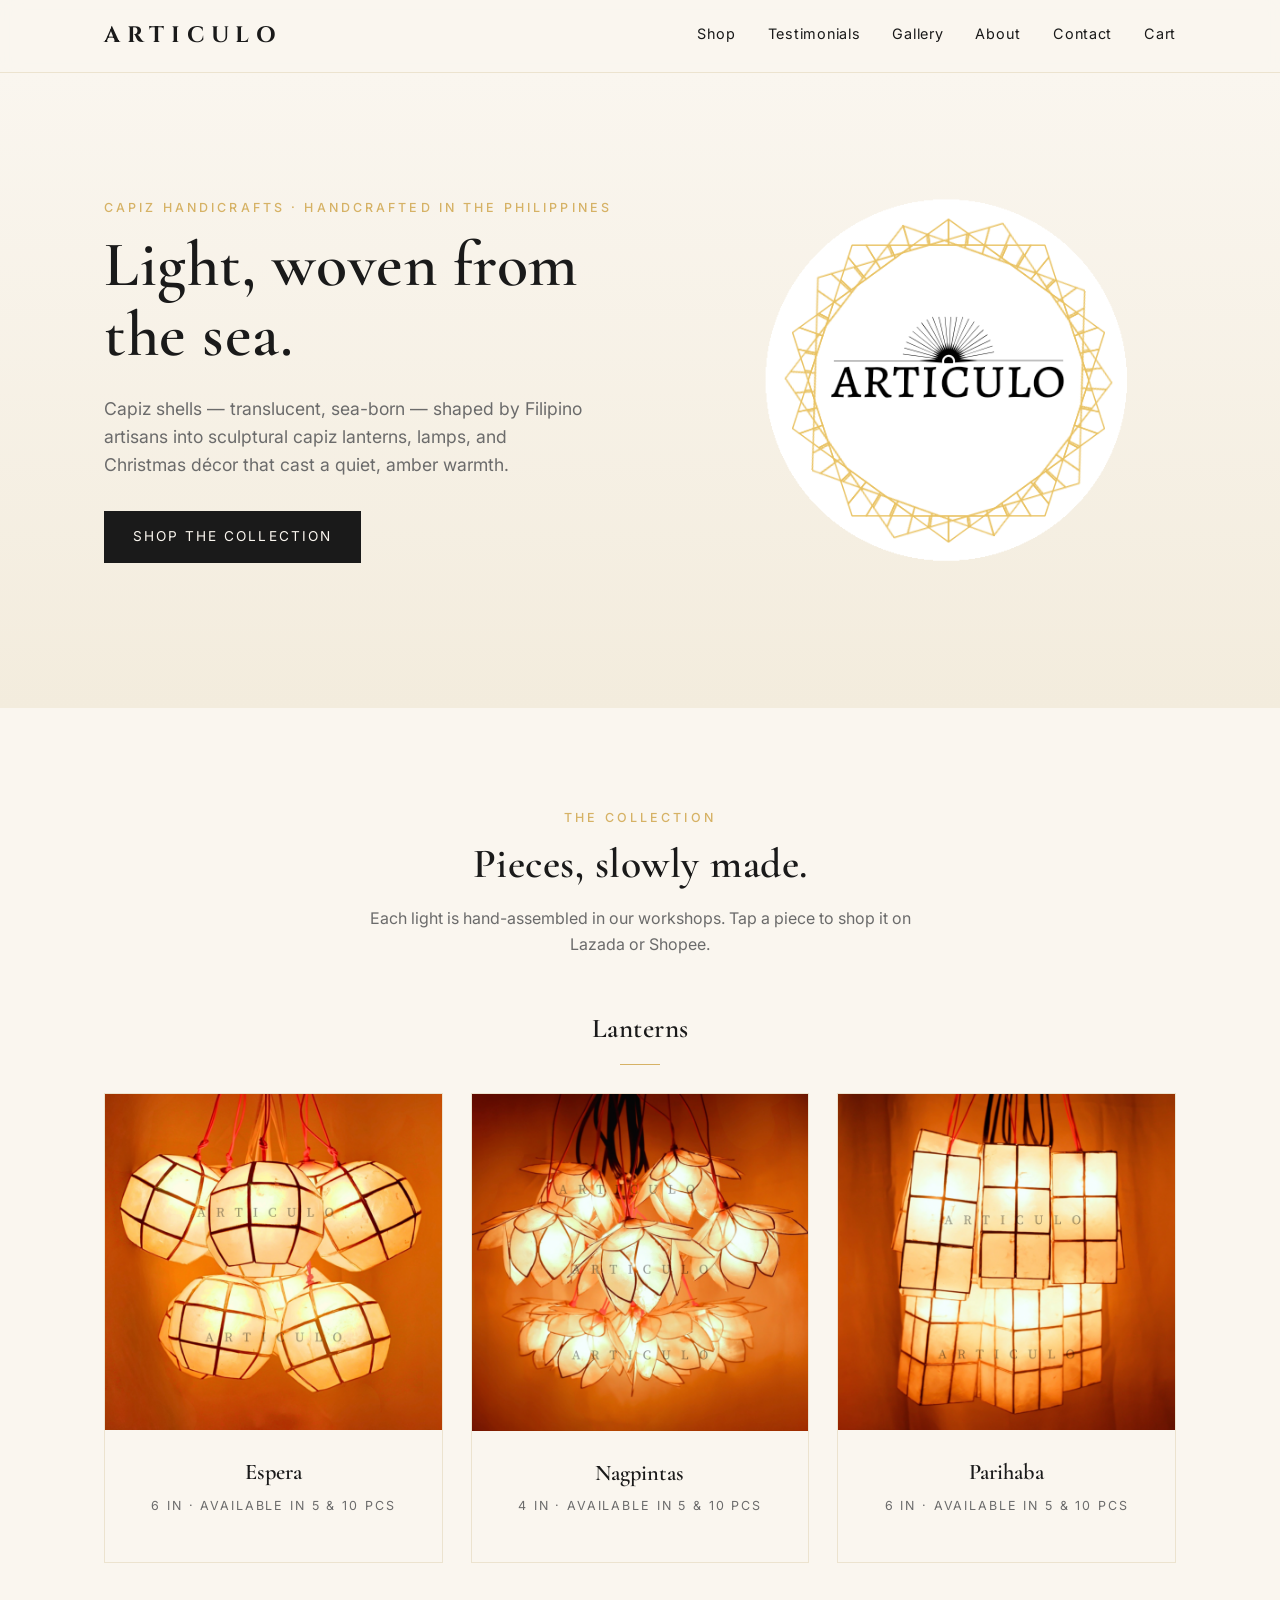
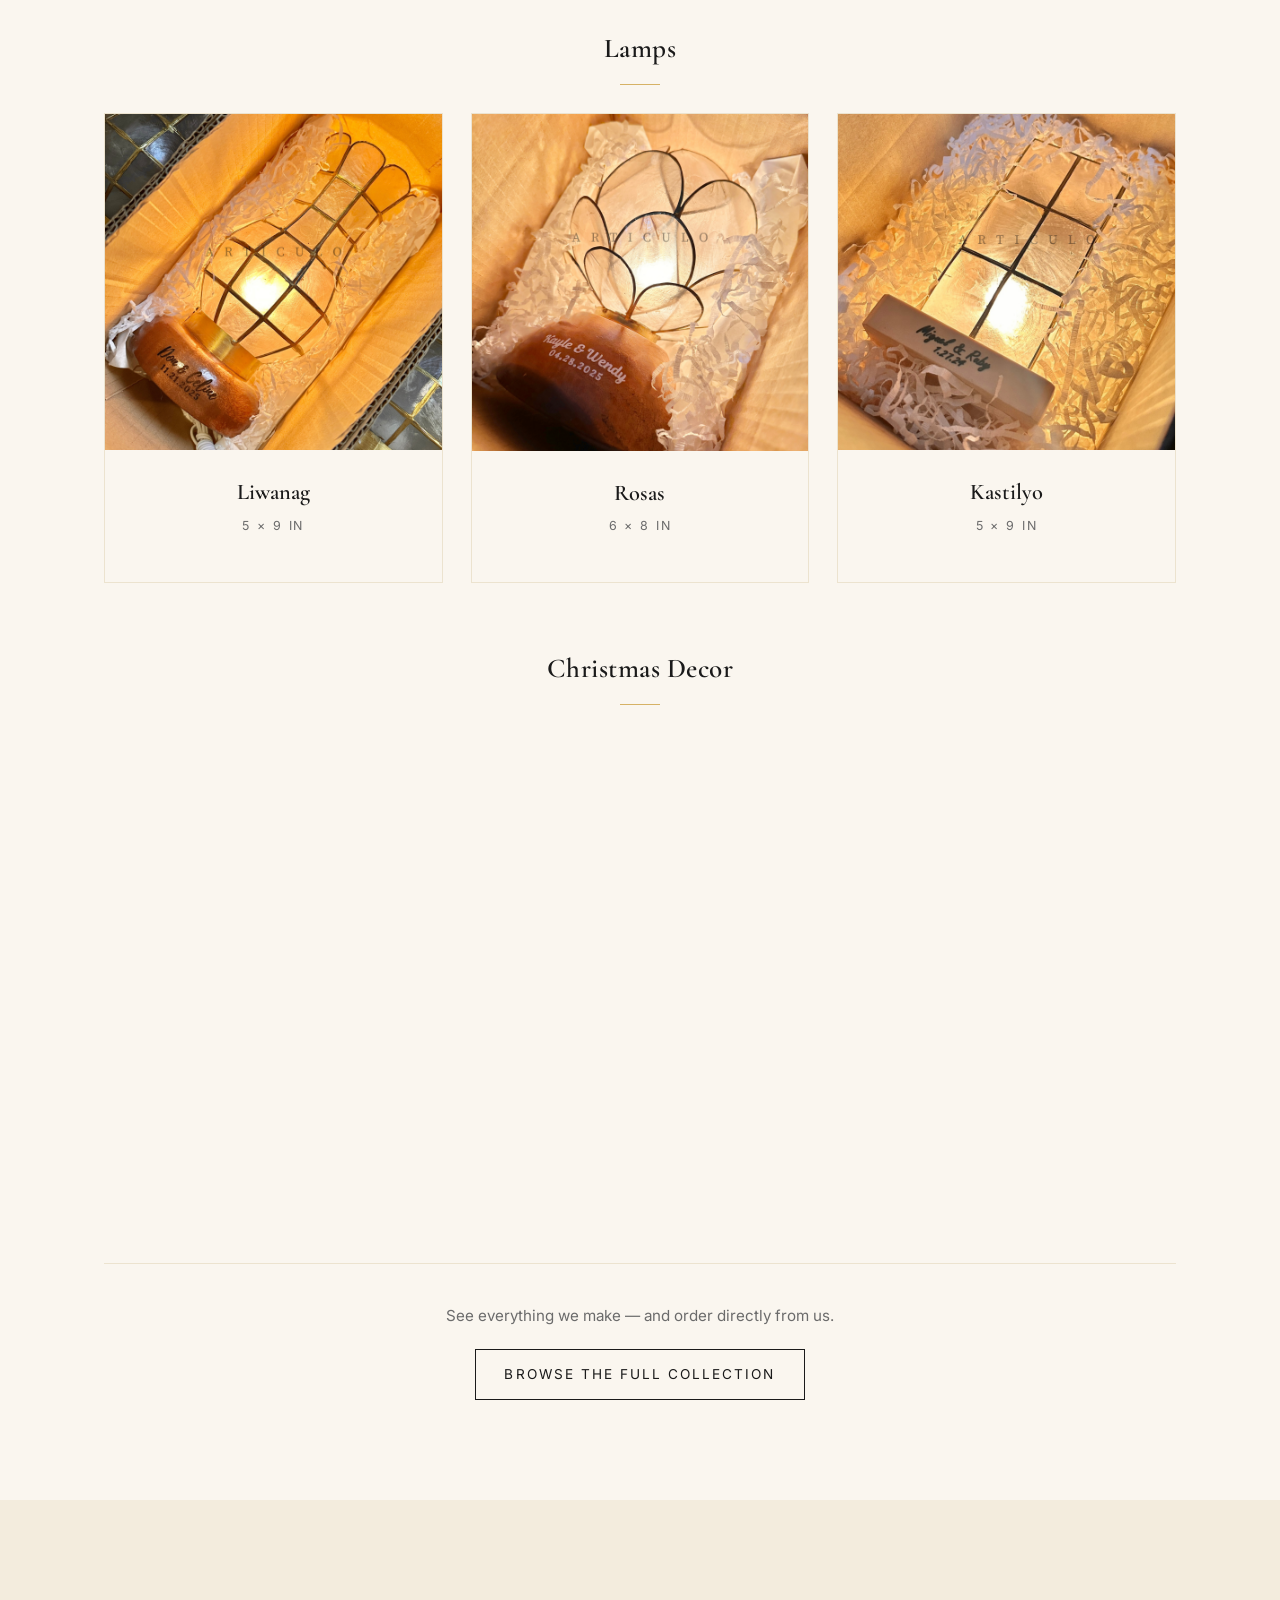
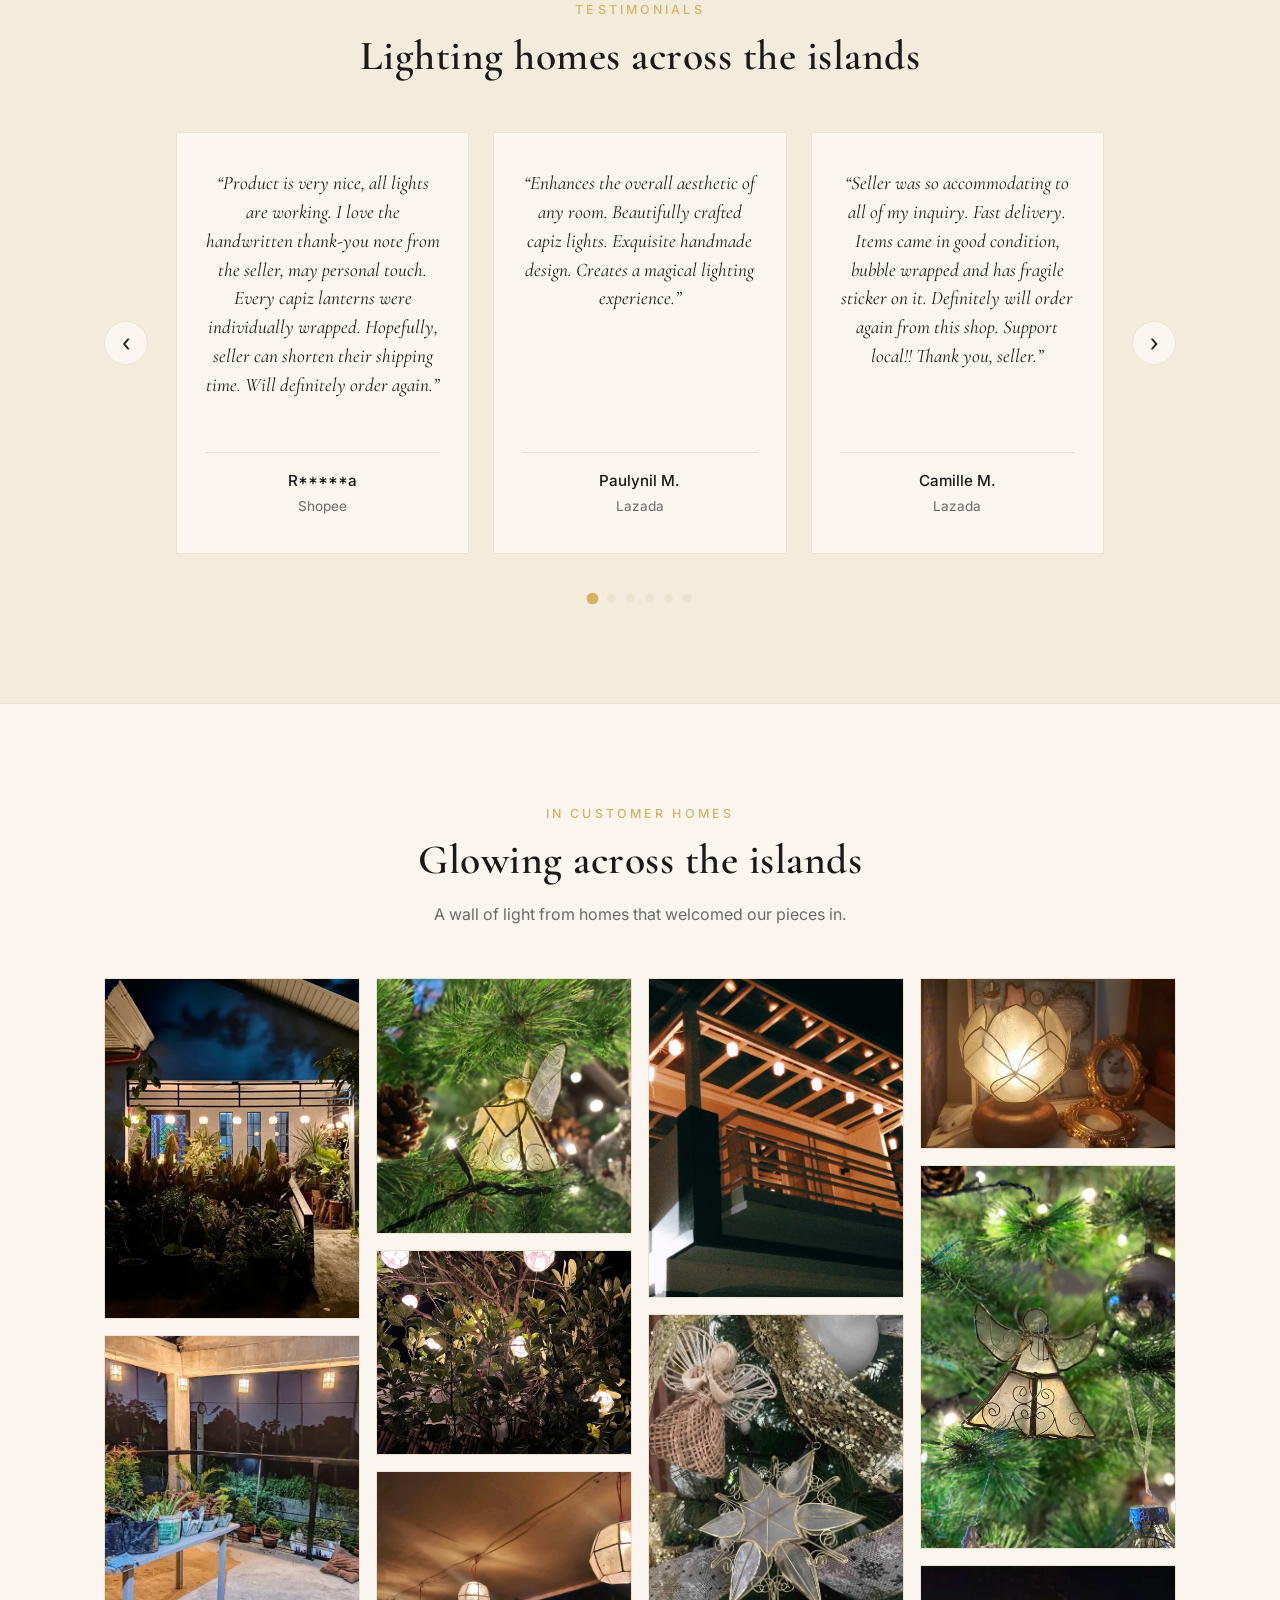
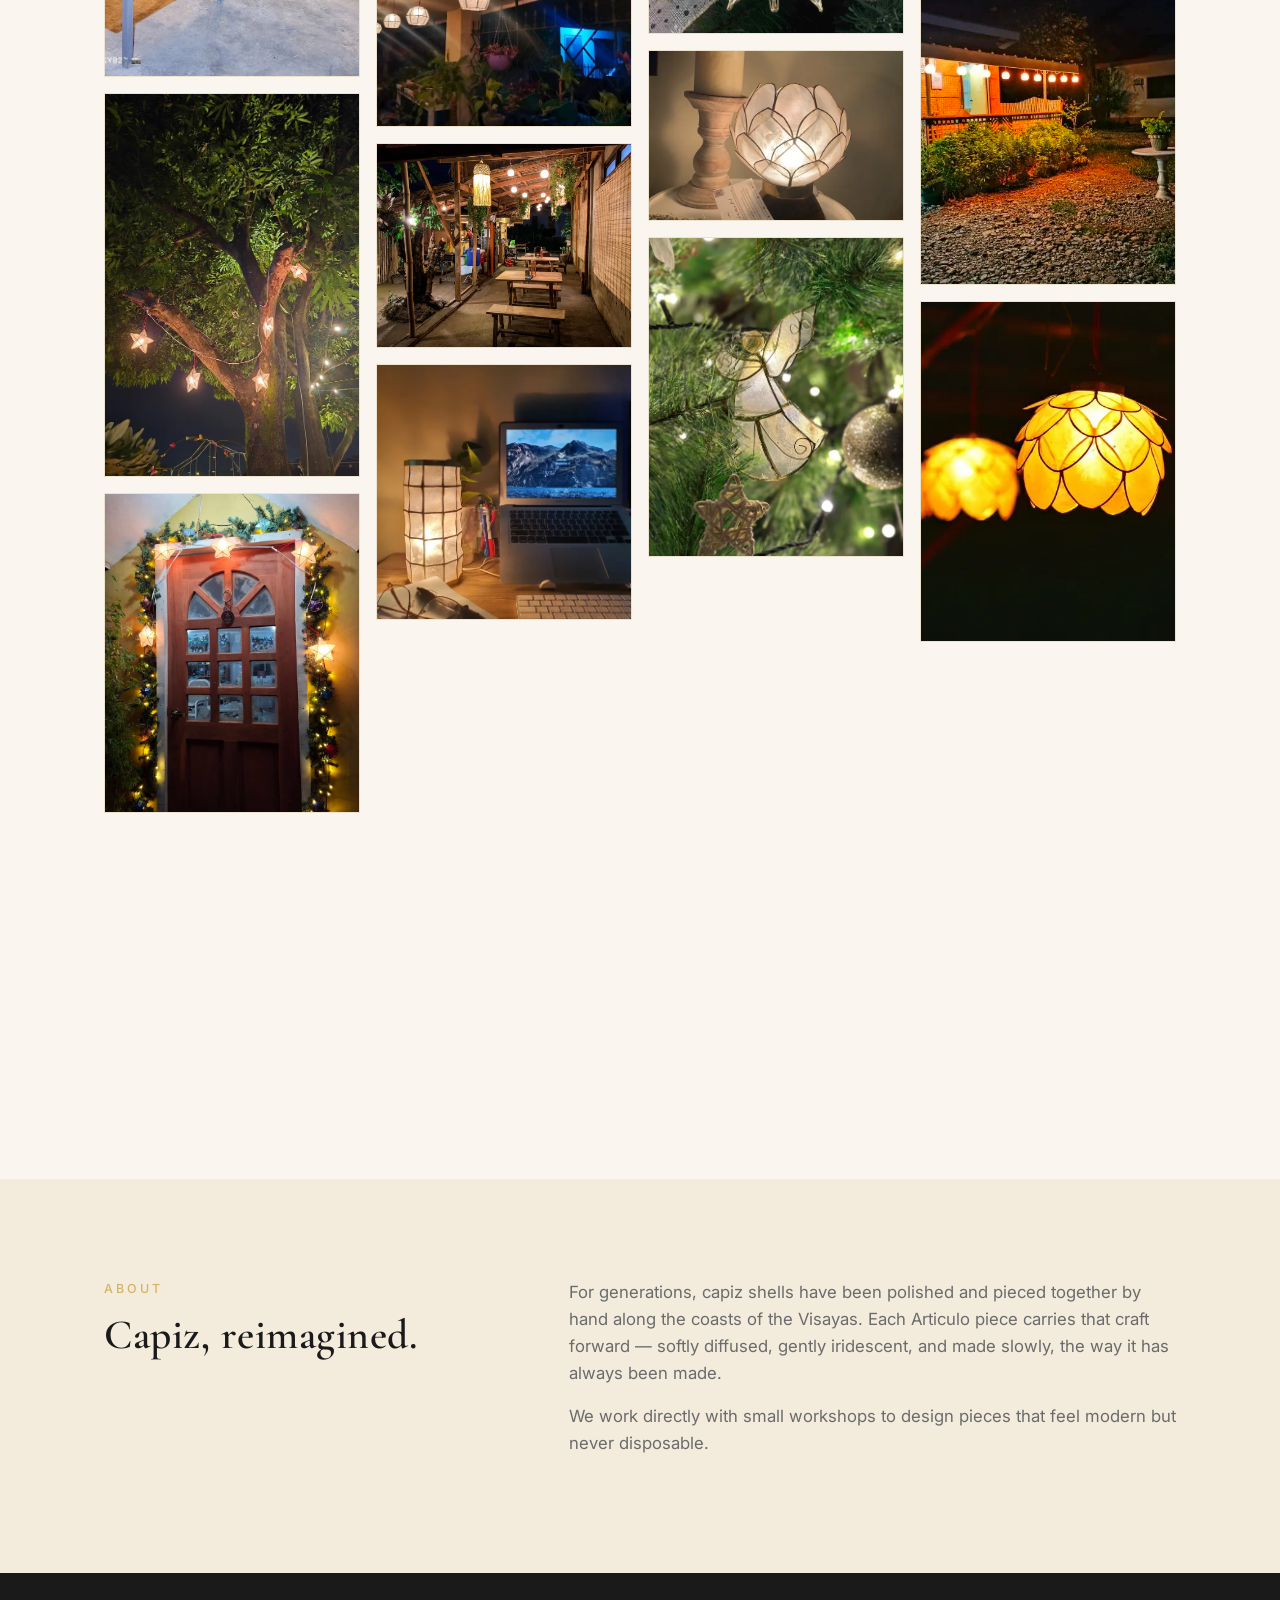
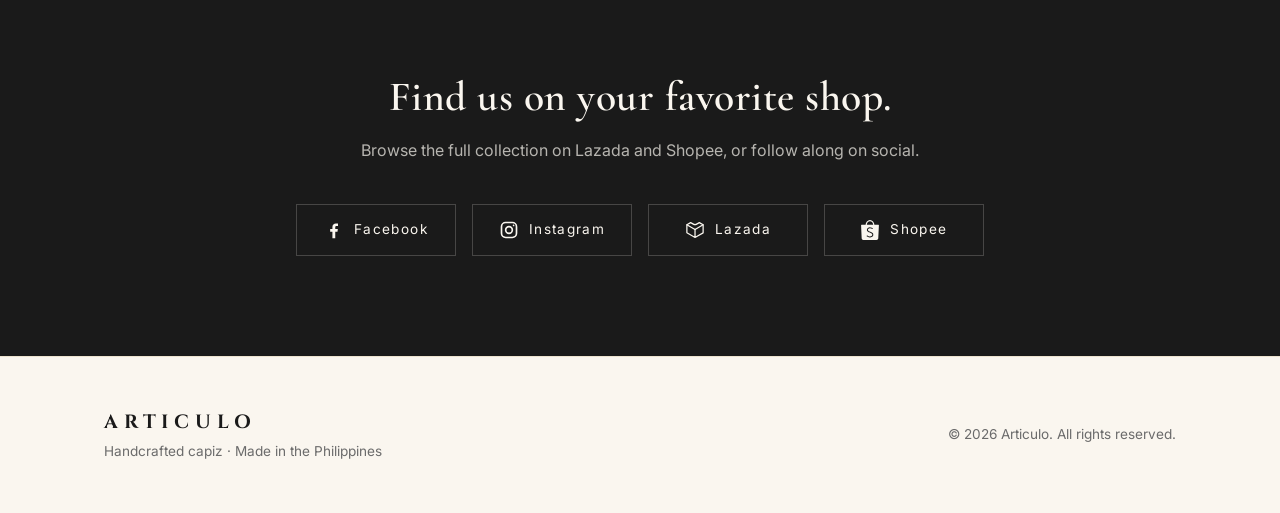
<file: index.html>
<!DOCTYPE html>
<html lang="en">

<head>
  <meta charset="UTF-8" />
  <meta name="viewport" content="width=device-width, initial-scale=1.0" />

  <title>Articulo — Capiz Lanterns, Lamps & Christmas Decor</title>
  <meta name="description"
    content="Articulo creates handcrafted capiz shell handicrafts, made by Filipino artisans. Sculptural, warm-glow lanterns, lamps, and Christmas decor. Shop on Lazada and Shopee." />
  <meta name="author" content="Articulo" />
  <meta name="robots" content="index, follow" />
  <meta name="theme-color" content="#d6b265" />

  <link rel="icon" type="image/png" href="./images/brand_logo.png" />
  <link rel="apple-touch-icon" href="./images/brand_logo.png" />

  <link rel="canonical" href="https://articulo-ph.com/" />

  <!-- Open Graph / Facebook -->
  <meta property="og:type" content="website" />
  <meta property="og:site_name" content="Articulo" />
  <meta property="og:title" content="Articulo — Handcrafted Capiz Handicrafts" />
  <meta property="og:description"
    content="Handcrafted capiz shell Handicrafts by Filipino artisans. Sculptural, warm, made slowly." />
  <meta property="og:url" content="https://articulo-ph.com/" />
  <meta property="og:image" content="https://articulo-ph.com/images/brand_logo.png" />
  <meta property="og:image:alt" content="Articulo capiz handicrafts glowing warmly" />
  <meta property="og:locale" content="en_PH" />

  <!-- Twitter -->
  <meta name="twitter:card" content="summary_large_image" />
  <meta name="twitter:title" content="Articulo — Handcrafted Capiz Handicrafts" />
  <meta name="twitter:description" content="Handcrafted capiz shell Handicrafts by Filipino artisans." />
  <meta name="twitter:image" content="https://articulo-ph.com/images/brand_logo.png" />

  <link rel="preconnect" href="https://fonts.googleapis.com">
  <link rel="preconnect" href="https://fonts.gstatic.com" crossorigin>
  <link
    href="https://fonts.googleapis.com/css2?family=Cinzel:wght@400;600;700&family=Cormorant+Garamond:wght@400;600;700&family=Inter:wght@300;400;500&display=swap"
    rel="stylesheet">
  <link rel="stylesheet" href="styles.css" />

  <!-- Structured data: Local business / Store -->
  <script type="application/ld+json">
  {
    "@context": "https://schema.org",
    "@type": "Store",
    "name": "Articulo",
    "description": "Handcrafted capiz shell handicrafts made by Filipino artisans.",
    "url": "https://articulo-ph.com/",
    "image": "https://articulo-ph.com/images/brand_logo.png",
    "address": {
      "@type": "PostalAddress",
      "addressCountry": "PH"
    },
    "sameAs": [
      "https://www.facebook.com/ArticuloPH",
      "https://www.instagram.com/_articulo_",
      "https://www.lazada.com.ph/shop/articulo",
      "https://shopee.ph/articulo_"
    ]
  }
  </script>
</head>

<body>
  <header class="site-header">
    <div class="container nav">
      <a href="#" class="brand">ARTICULO</a>

      <button class="menu-toggle" id="menu-toggle" aria-label="Open menu" aria-expanded="false"
        aria-controls="primary-nav">
        <span></span><span></span><span></span>
      </button>

      <nav id="primary-nav" class="primary-nav">
        <a href="pages/catalog/">Shop</a>
        <a href="#testimonials">Testimonials</a>
        <a href="#gallery">Gallery</a>
        <a href="#about">About</a>
        <a href="#contact">Contact</a>
        <a href="pages/order/" class="nav-cart">Cart<span id="cart-count" class="cart-count" hidden>0</span></a>
      </nav>
    </div>
  </header>

  <main>
    <section class="hero">
      <div class="container hero-inner">
        <div class="hero-copy">
          <p class="eyebrow">Capiz Handicrafts · Handcrafted in the Philippines</p>
          <h1>Light, woven from the sea.</h1>
          <p class="lead">
            Capiz shells — translucent, sea-born — shaped by Filipino artisans
            into sculptural capiz lanterns, lamps, and Christmas décor
            that cast a quiet, amber warmth.
          </p>
          <div class="hero-cta">
            <a href="pages/catalog/" class="btn btn-primary">Shop the collection</a>
            <!-- <a href="#about" class="btn btn-ghost">Our story</a> -->
          </div>
        </div>
        <div class="hero-logo">
          <img src="./images/brand_logo.png" alt="Articulo capiz shell handicrafts glowing warmly">
        </div>
      </div>
    </section>

    <section id="collection" class="collection">
      <div class="container">
        <p class="eyebrow center">The Collection</p>
        <h2 class="center">Pieces, slowly made.</h2>
        <p class="section-lead center">
          Each light is hand-assembled in our workshops. Tap a piece to shop it on Lazada or Shopee.
        </p>

        <div class="product-list" id="product-list">
          <div class="skeleton-grid" aria-hidden="true">
            <div class="skeleton-card"><div class="skeleton-media"></div><div class="skeleton-body"><div class="skeleton-line wide"></div><div class="skeleton-line narrow"></div><div class="skeleton-btns"><div class="skeleton-btn"></div><div class="skeleton-btn"></div></div></div></div>
            <div class="skeleton-card"><div class="skeleton-media"></div><div class="skeleton-body"><div class="skeleton-line wide"></div><div class="skeleton-line narrow"></div><div class="skeleton-btns"><div class="skeleton-btn"></div><div class="skeleton-btn"></div></div></div></div>
            <div class="skeleton-card"><div class="skeleton-media"></div><div class="skeleton-body"><div class="skeleton-line wide"></div><div class="skeleton-line narrow"></div><div class="skeleton-btns"><div class="skeleton-btn"></div><div class="skeleton-btn"></div></div></div></div>
            <div class="skeleton-card"><div class="skeleton-media"></div><div class="skeleton-body"><div class="skeleton-line wide"></div><div class="skeleton-line narrow"></div><div class="skeleton-btns"><div class="skeleton-btn"></div><div class="skeleton-btn"></div></div></div></div>
            <div class="skeleton-card"><div class="skeleton-media"></div><div class="skeleton-body"><div class="skeleton-line wide"></div><div class="skeleton-line narrow"></div><div class="skeleton-btns"><div class="skeleton-btn"></div><div class="skeleton-btn"></div></div></div></div>
            <div class="skeleton-card"><div class="skeleton-media"></div><div class="skeleton-body"><div class="skeleton-line wide"></div><div class="skeleton-line narrow"></div><div class="skeleton-btns"><div class="skeleton-btn"></div><div class="skeleton-btn"></div></div></div></div>
          </div>
        </div>

        <div class="collection-cta">
          <p class="collection-cta-text">See everything we make — and order directly from us.</p>
          <div class="collection-cta-buttons">
            <a href="pages/catalog/" class="btn btn-ghost">Browse the full collection</a>
          </div>
        </div>
      </div>
    </section>

    <section id="testimonials" class="testimonials">
      <div class="container">
        <p class="eyebrow center">Testimonials</p>
        <h2 class="center">Lighting homes across the islands</h2>

        <div class="carousel" aria-roledescription="carousel" aria-label="Customer testimonials">
          <button class="carousel-btn prev" id="testimonial-prev" aria-label="Previous testimonial">&#8249;</button>

          <div class="carousel-viewport">
            <ul class="carousel-track" id="testimonial-track">
              <li class="carousel-slide placeholder">Loading testimonials…</li>
            </ul>
          </div>

          <button class="carousel-btn next" id="testimonial-next" aria-label="Next testimonial">&#8250;</button>

          <div class="carousel-dots" id="testimonial-dots" role="tablist"></div>
        </div>
      </div>
    </section>

    <section id="gallery" class="gallery">
      <div class="container">
        <p class="eyebrow center">In Customer Homes</p>
        <h2 class="center">Glowing across the islands</h2>
        <p class="section-lead center">
          A wall of light from homes that welcomed our pieces in.
        </p>
        <div class="masonry" id="masonry" aria-label="Customer photos"></div>
      </div>
    </section>

    <section id="about" class="about">
      <div class="container about-grid">
        <div>
          <p class="eyebrow">About</p>
          <h2>Capiz, reimagined.</h2>
        </div>
        <div class="about-text">
          <p>
            For generations, capiz shells have been polished and pieced together
            by hand along the coasts of the Visayas. Each Articulo piece carries
            that craft forward — softly diffused, gently iridescent, and made
            slowly, the way it has always been made.
          </p>
          <p>
            We work directly with small workshops to design pieces that feel
            modern but never disposable.
          </p>
        </div>
      </div>
    </section>

    <section id="shop" class="cta">
      <div class="container cta-inner">
        <h2>Find us on your favorite shop.</h2>
        <p>Browse the full collection on Lazada and Shopee, or follow along on social.</p>
        <div class="social-row">
          <a href="https://www.facebook.com/ArticuloPH" target="_blank" rel="noopener" class="social facebook"
            aria-label="Facebook">
            <svg viewBox="0 0 24 24" width="20" height="20" fill="currentColor">
              <path
                d="M13.5 22v-8h2.7l.4-3.2h-3.1V8.7c0-.9.3-1.6 1.6-1.6h1.7V4.2c-.3 0-1.3-.1-2.5-.1-2.5 0-4.2 1.5-4.2 4.3v2.4H7.4V14h2.7v8h3.4z" />
            </svg>
            <span>Facebook</span>
          </a>
          <a href="https://www.instagram.com/_articulo_" target="_blank" rel="noopener" class="social instagram"
            aria-label="Instagram">
            <svg viewBox="0 0 24 24" width="20" height="20" fill="none" stroke="currentColor" stroke-width="2">
              <rect x="3" y="3" width="18" height="18" rx="5" />
              <circle cx="12" cy="12" r="4" />
              <circle cx="17.5" cy="6.5" r="1" fill="currentColor" stroke="none" />
            </svg>
            <span>Instagram</span>
          </a>
          <a href="https://www.lazada.com.ph/shop/articulo" target="_blank" rel="noopener" class="social lazada"
            aria-label="Lazada">
            <svg viewBox="0 0 48 48" width="20" height="20" fill="none" stroke="currentColor" stroke-width="3"
              stroke-linecap="round" stroke-linejoin="round">
              <path
                d="m34.382 6.28l-6.426 3.71c-2.182 1.26-5.732 1.254-7.928-.014L13.56 6.242L4.5 11.473l19.56 11.294L43.5 11.544z" />
              <path
                d="M43.5 11.544v19.27L24.966 41.517a1.81 1.81 0 0 1-1.81 0L4.5 30.745V11.473m19.561 11.294v18.987" />
            </svg>
            <span>Lazada</span>
          </a>
          <a href="https://shopee.ph/articulo_" target="_blank" rel="noopener" class="social shopee"
            aria-label="Shopee">
            <svg viewBox="0 0 24 24" width="20" height="20" fill="currentColor">
              <path
                d="M15.9414 17.9633c.229-1.879-.981-3.077-4.1758-4.0969-1.548-.528-2.277-1.22-2.26-2.1719.065-1.056 1.048-1.825 2.352-1.85a5.2898 5.2898 0 0 1 2.8838.89c.116.072.197.06.263-.039.09-.145.315-.494.39-.62.051-.081.061-.187-.068-.281-.185-.1369-.704-.4149-.983-.5319a6.4697 6.4697 0 0 0-2.5118-.514c-1.909.008-3.4129 1.215-3.5389 2.826-.082 1.1629.494 2.1078 1.73 2.8278.262.152 1.6799.716 2.2438.892 1.774.552 2.695 1.5419 2.478 2.6969-.197 1.047-1.299 1.7239-2.818 1.7439-1.2039-.046-2.2878-.537-3.1278-1.19l-.141-.11c-.104-.08-.218-.075-.287.03-.05.077-.376.547-.458.67-.077.108-.035.168.045.234.35.293.817.613 1.134.775a6.7097 6.7097 0 0 0 2.8289.727 4.9048 4.9048 0 0 0 2.0759-.354c1.095-.465 1.8029-1.394 1.9449-2.554zM11.9986 1.4009c-2.068 0-3.7539 1.95-3.8329 4.3899h7.6657c-.08-2.44-1.765-4.3899-3.8328-4.3899zm7.8516 22.5981-.08.001-15.7843-.002c-1.074-.04-1.863-.91-1.971-1.991l-.01-.195L1.298 6.2858a.459.459 0 0 1 .45-.494h4.9748C6.8448 2.568 9.1607 0 11.9996 0c2.8388 0 5.1537 2.5689 5.2757 5.7898h4.9678a.459.459 0 0 1 .458.483l-.773 15.5883-.007.131c-.094 1.094-.979 1.9769-2.0709 2.0059z" />
            </svg>
            <span>Shopee</span>
          </a>
        </div>
      </div>
    </section>

  </main>

  <footer id="contact" class="site-footer">
    <div class="container footer-inner">
      <div>
        <p class="brand brand-footer">ARTICULO</p>
        <p class="muted">Handcrafted capiz · Made in the Philippines</p>
      </div>
      <p class="muted">© <span id="year"></span> Articulo. All rights reserved.</p>
    </div>
  </footer>

  <button id="back-to-top" class="back-to-top" aria-label="Back to top">
    <svg viewBox="0 0 24 24" width="20" height="20" fill="none" stroke="currentColor" stroke-width="2"
      stroke-linecap="round" stroke-linejoin="round">
      <path d="M12 19V5" />
      <path d="m5 12 7-7 7 7" />
    </svg>
  </button>

  <script type="module" src="main.js"></script>
</body>

</html>
</file>
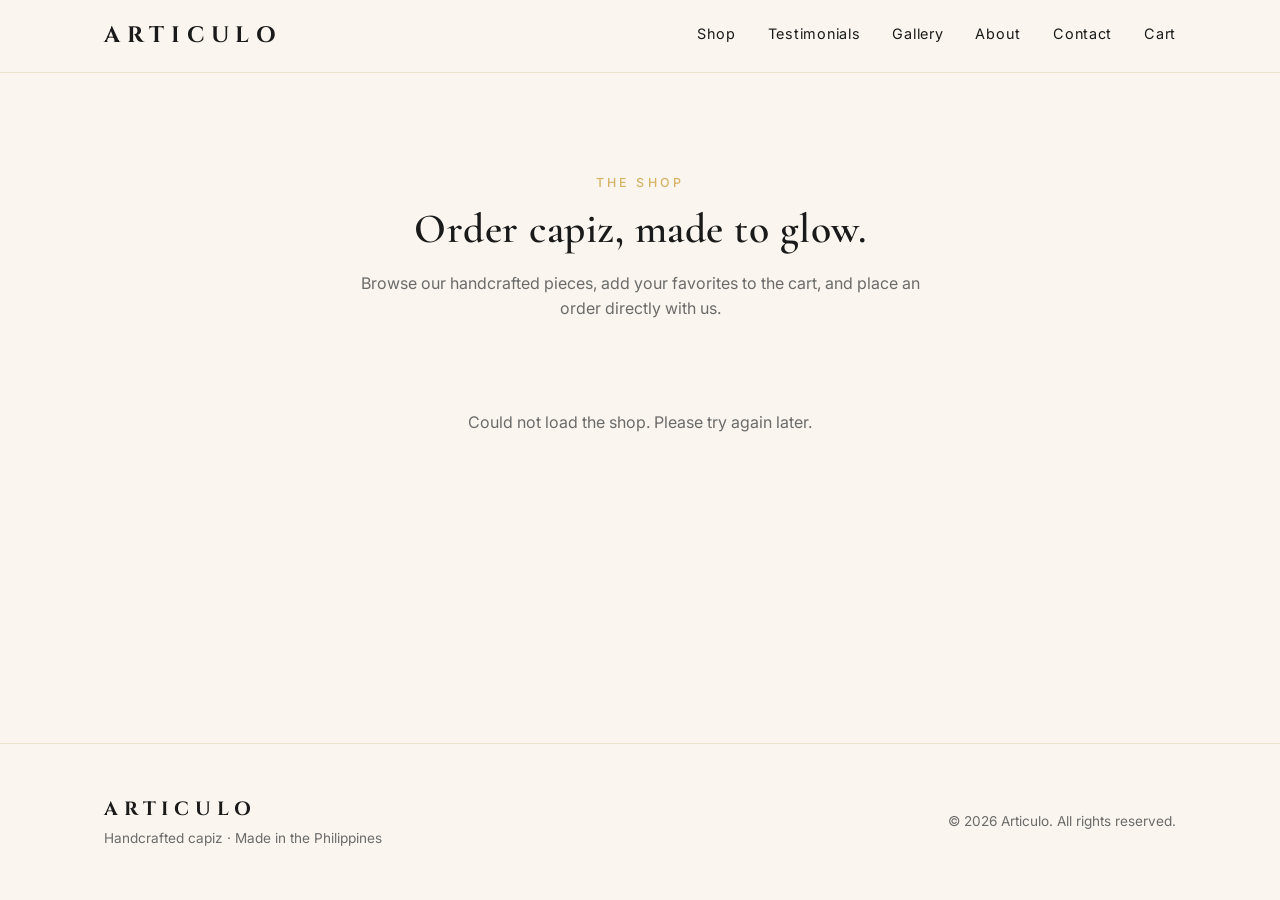
<file: pages/catalog/index.html>
<!DOCTYPE html>
<html lang="en">

<head>
  <meta charset="UTF-8" />
  <meta name="viewport" content="width=device-width, initial-scale=1.0" />

  <title>Shop — Articulo Capiz Handicrafts</title>
  <meta name="description"
    content="Shop handcrafted capiz shell lanterns, lamps, and Christmas decor by Articulo. Add to cart and order directly from our Filipino artisans." />
  <meta name="author" content="Articulo" />
  <meta name="robots" content="index, follow" />
  <meta name="theme-color" content="#d6b265" />

  <link rel="icon" type="image/png" href="../../images/brand_logo.png" />
  <link rel="apple-touch-icon" href="../../images/brand_logo.png" />

  <link rel="canonical" href="https://articulo-ph.com/pages/catalog/" />

  <!-- Open Graph / Facebook -->
  <meta property="og:type" content="website" />
  <meta property="og:site_name" content="Articulo" />
  <meta property="og:title" content="Shop — Articulo Capiz Handicrafts" />
  <meta property="og:description"
    content="Shop handcrafted capiz shell handicrafts and order directly from Filipino artisans." />
  <meta property="og:url" content="https://articulo-ph.com/pages/catalog/" />
  <meta property="og:image" content="https://articulo-ph.com/images/brand_logo.png" />
  <meta property="og:image:alt" content="Articulo capiz handicrafts glowing warmly" />
  <meta property="og:locale" content="en_PH" />

  <!-- Twitter -->
  <meta name="twitter:card" content="summary_large_image" />
  <meta name="twitter:title" content="Shop — Articulo Capiz Handicrafts" />
  <meta name="twitter:description" content="Shop handcrafted capiz shell handicrafts by Filipino artisans." />
  <meta name="twitter:image" content="https://articulo-ph.com/images/brand_logo.png" />

  <link rel="preconnect" href="https://fonts.googleapis.com">
  <link rel="preconnect" href="https://fonts.gstatic.com" crossorigin>
  <link
    href="https://fonts.googleapis.com/css2?family=Cinzel:wght@400;600;700&family=Cormorant+Garamond:wght@400;600;700&family=Inter:wght@300;400;500&display=swap"
    rel="stylesheet">
  <link rel="stylesheet" href="../../styles.css" />
  <link rel="stylesheet" href="catalog.css" />
</head>

<body>
  <header class="site-header">
    <div class="container nav">
      <a href="../../" class="brand">ARTICULO</a>

      <button class="menu-toggle" id="menu-toggle" aria-label="Open menu" aria-expanded="false"
        aria-controls="primary-nav">
        <span></span><span></span><span></span>
      </button>

      <nav id="primary-nav" class="primary-nav">
        <a href="./" aria-current="page">Shop</a>
        <a href="../../#testimonials">Testimonials</a>
        <a href="../../#gallery">Gallery</a>
        <a href="../../#about">About</a>
        <a href="../../#contact">Contact</a>
        <a href="../order/" class="nav-cart">Cart<span id="cart-count" class="cart-count" hidden>0</span></a>
      </nav>
    </div>
  </header>

  <main>
    <section class="catalog">
      <div class="container">
        <p class="eyebrow center">The Shop</p>
        <h2 class="center">Order capiz, made to glow.</h2>
        <p class="section-lead center">
          Browse our handcrafted pieces, add your favorites to the cart, and place an order directly with us.
        </p>

        <div id="catalog-list" class="catalog-list">
          <div class="skeleton-grid" aria-hidden="true">
            <div class="skeleton-card"><div class="skeleton-media"></div><div class="skeleton-body"><div class="skeleton-line wide"></div><div class="skeleton-line narrow"></div><div class="skeleton-btns"><div class="skeleton-btn"></div><div class="skeleton-btn"></div></div></div></div>
            <div class="skeleton-card"><div class="skeleton-media"></div><div class="skeleton-body"><div class="skeleton-line wide"></div><div class="skeleton-line narrow"></div><div class="skeleton-btns"><div class="skeleton-btn"></div><div class="skeleton-btn"></div></div></div></div>
            <div class="skeleton-card"><div class="skeleton-media"></div><div class="skeleton-body"><div class="skeleton-line wide"></div><div class="skeleton-line narrow"></div><div class="skeleton-btns"><div class="skeleton-btn"></div><div class="skeleton-btn"></div></div></div></div>
            <div class="skeleton-card"><div class="skeleton-media"></div><div class="skeleton-body"><div class="skeleton-line wide"></div><div class="skeleton-line narrow"></div><div class="skeleton-btns"><div class="skeleton-btn"></div><div class="skeleton-btn"></div></div></div></div>
            <div class="skeleton-card"><div class="skeleton-media"></div><div class="skeleton-body"><div class="skeleton-line wide"></div><div class="skeleton-line narrow"></div><div class="skeleton-btns"><div class="skeleton-btn"></div><div class="skeleton-btn"></div></div></div></div>
            <div class="skeleton-card"><div class="skeleton-media"></div><div class="skeleton-body"><div class="skeleton-line wide"></div><div class="skeleton-line narrow"></div><div class="skeleton-btns"><div class="skeleton-btn"></div><div class="skeleton-btn"></div></div></div></div>
          </div>
        </div>
      </div>
    </section>
  </main>

  <footer id="contact" class="site-footer">
    <div class="container footer-inner">
      <div>
        <p class="brand brand-footer">ARTICULO</p>
        <p class="muted">Handcrafted capiz · Made in the Philippines</p>
      </div>
      <p class="muted">© <span id="year"></span> Articulo. All rights reserved.</p>
    </div>
  </footer>

  <button id="back-to-top" class="back-to-top" aria-label="Back to top">
    <svg viewBox="0 0 24 24" width="20" height="20" fill="none" stroke="currentColor" stroke-width="2"
      stroke-linecap="round" stroke-linejoin="round">
      <path d="M12 19V5" />
      <path d="m5 12 7-7 7 7" />
    </svg>
  </button>

  <script type="module" src="catalog-page.js"></script>
</body>

</html>
</file>
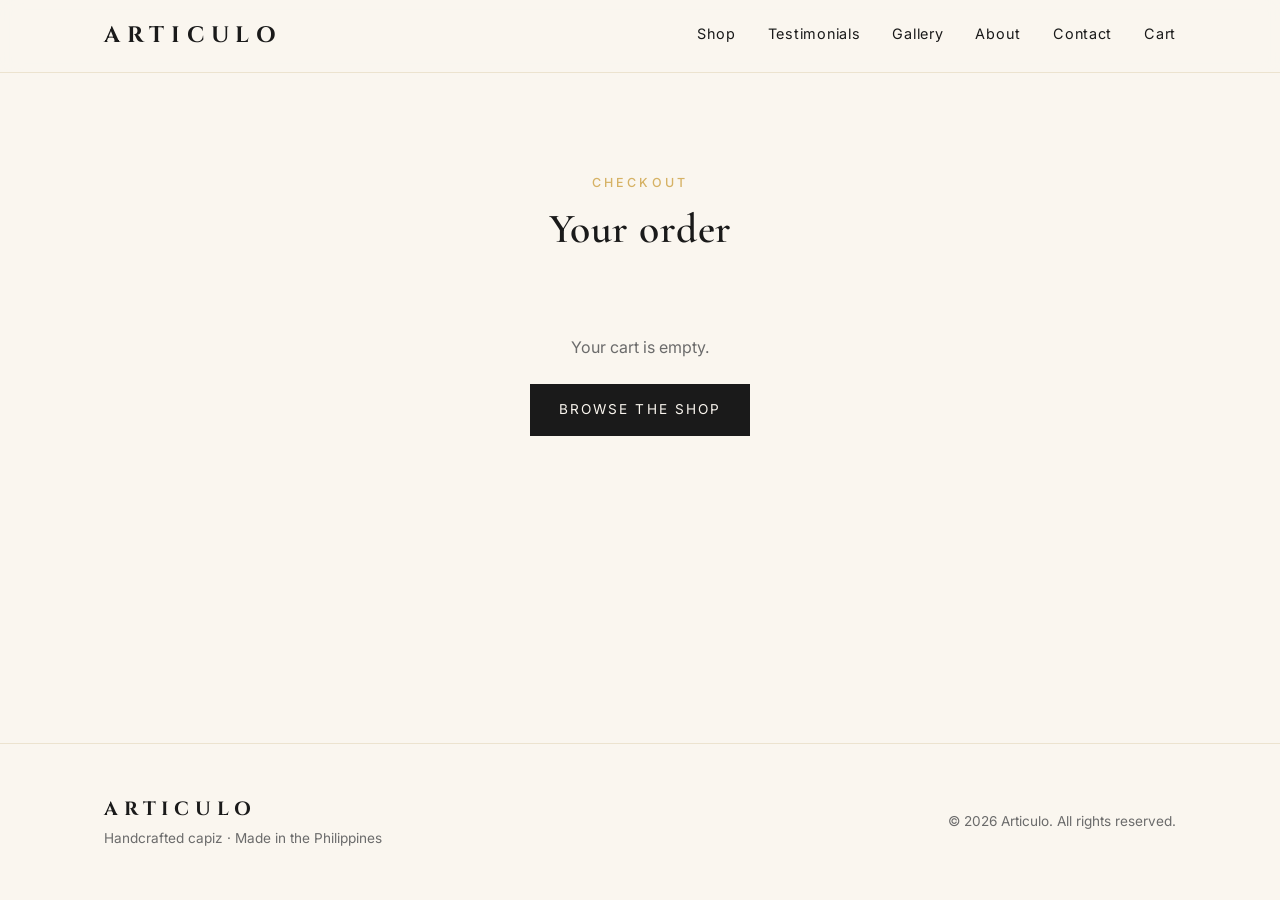
<file: pages/order/index.html>
<!DOCTYPE html>
<html lang="en">

<head>
  <meta charset="UTF-8" />
  <meta name="viewport" content="width=device-width, initial-scale=1.0" />

  <title>Checkout — Articulo Capiz Handicrafts</title>
  <meta name="description"
    content="Review your cart and place your order for handcrafted capiz shell handicrafts by Articulo." />
  <meta name="author" content="Articulo" />
  <meta name="robots" content="noindex, follow" />
  <meta name="theme-color" content="#d6b265" />

  <link rel="icon" type="image/png" href="../../images/brand_logo.png" />
  <link rel="apple-touch-icon" href="../../images/brand_logo.png" />

  <link rel="canonical" href="https://articulo-ph.com/pages/order/" />

  <link rel="preconnect" href="https://fonts.googleapis.com">
  <link rel="preconnect" href="https://fonts.gstatic.com" crossorigin>
  <link
    href="https://fonts.googleapis.com/css2?family=Cinzel:wght@400;600;700&family=Cormorant+Garamond:wght@400;600;700&family=Inter:wght@300;400;500&display=swap"
    rel="stylesheet">
  <link rel="stylesheet" href="../../styles.css" />
  <link rel="stylesheet" href="order.css" />
</head>

<body>
  <header class="site-header">
    <div class="container nav">
      <a href="../../" class="brand">ARTICULO</a>

      <button class="menu-toggle" id="menu-toggle" aria-label="Open menu" aria-expanded="false"
        aria-controls="primary-nav">
        <span></span><span></span><span></span>
      </button>

      <nav id="primary-nav" class="primary-nav">
        <a href="../catalog/">Shop</a>
        <a href="../../#testimonials">Testimonials</a>
        <a href="../../#gallery">Gallery</a>
        <a href="../../#about">About</a>
        <a href="../../#contact">Contact</a>
        <a href="./" class="nav-cart" aria-current="page">Cart<span id="cart-count" class="cart-count" hidden>0</span></a>
      </nav>
    </div>
  </header>

  <main>
    <section class="checkout">
      <div class="container">
        <div id="checkout-intro">
          <p class="eyebrow center">Checkout</p>
          <h2 class="center">Your order</h2>
        </div>

        <div class="checkout-grid">
          <div class="checkout-summary">
            <h3 class="checkout-heading" id="cart-heading">Cart</h3>
            <div id="order-summary"></div>
          </div>

          <form id="order-form" class="checkout-form" novalidate hidden>
            <h3 class="checkout-heading">Your details</h3>

            <label class="field">
              <span>Full name</span>
              <input type="text" name="customer_name" required autocomplete="name" />
            </label>

            <label class="field">
              <span>Email</span>
              <input type="email" name="email" required autocomplete="email" />
            </label>

            <label class="field">
              <span>Phone</span>
              <input type="tel" name="phone" required autocomplete="tel" />
            </label>

            <label class="field">
              <span>Delivery address</span>
              <textarea name="address" rows="3" required autocomplete="street-address"></textarea>
            </label>

            <p id="order-error" class="order-error" hidden></p>

            <button type="submit" class="btn btn-primary">Place order</button>
            <p class="checkout-note muted">
              No payment is taken now — we'll reach out to confirm your order and arrange payment.
            </p>
          </form>
        </div>

        <div id="order-confirmation" class="order-confirmation" hidden>
          <h3>Thank you! Your order is in.</h3>
          <p>Your order reference is <strong class="order-id"></strong>.</p>
          <p class="muted">We'll be in touch shortly by email or phone to confirm details and arrange payment.</p>
          <a href="../catalog/" class="btn btn-primary">Continue shopping</a>
        </div>
      </div>
    </section>
  </main>

  <footer id="contact" class="site-footer">
    <div class="container footer-inner">
      <div>
        <p class="brand brand-footer">ARTICULO</p>
        <p class="muted">Handcrafted capiz · Made in the Philippines</p>
      </div>
      <p class="muted">© <span id="year"></span> Articulo. All rights reserved.</p>
    </div>
  </footer>

  <button id="back-to-top" class="back-to-top" aria-label="Back to top">
    <svg viewBox="0 0 24 24" width="20" height="20" fill="none" stroke="currentColor" stroke-width="2"
      stroke-linecap="round" stroke-linejoin="round">
      <path d="M12 19V5" />
      <path d="m5 12 7-7 7 7" />
    </svg>
  </button>

  <script type="module" src="order-page.js"></script>
</body>

</html>
</file>
<file: styles.css>
:root {
  --gold: #d6b265;
  --gold-soft: #e7cf94;
  --ink: #1a1a1a;
  --muted: #6b6b6b;
  --cream: #faf6ef;
  --cream-2: #f3ecdd;
  --border: #ece3cf;
}

* {
  box-sizing: border-box;
}

html {
  scroll-behavior: smooth;
}
@media (prefers-reduced-motion: reduce) {
  html {
    scroll-behavior: auto;
  }
}

section[id],
footer[id] {
  scroll-margin-top: 80px;
}

html,
body {
  margin: 0;
  padding: 0;
  background: var(--cream);
  color: var(--ink);
  font-family:
    "Inter",
    -apple-system,
    BlinkMacSystemFont,
    sans-serif;
  font-weight: 400;
  line-height: 1.6;
  -webkit-font-smoothing: antialiased;
  overflow-x: hidden;
}

/* Sticky footer: keep the footer at the bottom even on short pages
   (e.g. the order confirmation screen) */
body {
  display: flex;
  flex-direction: column;
  min-height: 100vh;
}
main {
  flex: 1 0 auto;
}
.site-footer {
  flex-shrink: 0;
}

.container {
  max-width: 1120px;
  margin: 0 auto;
  padding: 0 24px;
}

h1,
h2,
h3 {
  font-family: "Cormorant Garamond", Georgia, serif;
  font-weight: 600;
  letter-spacing: 0.5px;
  margin: 0;
}

h1 {
  font-size: clamp(2.4rem, 5vw, 4rem);
  line-height: 1.1;
}
h2 {
  font-size: clamp(1.8rem, 3.5vw, 2.6rem);
  line-height: 1.2;
}

p {
  margin: 0 0 1rem;
}

.eyebrow {
  font-size: 0.78rem;
  letter-spacing: 0.25em;
  text-transform: uppercase;
  color: var(--gold);
  font-weight: 500;
  margin-bottom: 0.75rem;
}

.center {
  text-align: center;
}

/* Header */
.site-header {
  position: sticky;
  top: 0;
  background: rgba(250, 246, 239, 0.85);
  backdrop-filter: blur(10px);
  border-bottom: 1px solid var(--border);
  z-index: 50;
}
.nav {
  display: flex;
  align-items: center;
  justify-content: space-between;
  padding: 18px 24px;
}
.brand {
  font-family: "Cinzel", "Cormorant Garamond", serif;
  font-size: 1.4rem;
  font-weight: 700;
  letter-spacing: 0.3em;
  color: var(--ink);
  text-decoration: none;
}
.primary-nav a {
  color: var(--ink);
  text-decoration: none;
  margin-left: 28px;
  font-size: 0.9rem;
  letter-spacing: 0.05em;
  padding-bottom: 4px;
  border-bottom: 1px solid transparent;
  transition:
    color 0.2s ease,
    border-color 0.2s ease;
}
@media (hover: hover) and (pointer: fine) {
  .primary-nav a:hover {
    color: var(--gold);
    border-bottom-color: var(--gold);
  }
}
.primary-nav a:focus-visible {
  outline: 2px solid var(--gold);
  outline-offset: 3px;
}

/* Hamburger button */
.menu-toggle {
  display: none;
  width: 40px;
  height: 40px;
  border: none;
  background: transparent;
  padding: 0;
  cursor: pointer;
  position: relative;
  z-index: 20;
}
.menu-toggle span {
  display: block;
  position: absolute;
  left: 8px;
  right: 8px;
  height: 2px;
  background: var(--ink);
  transition:
    transform 0.25s ease,
    opacity 0.2s ease,
    top 0.25s ease;
}
.menu-toggle span:nth-child(1) {
  top: 13px;
}
.menu-toggle span:nth-child(2) {
  top: 19px;
}
.menu-toggle span:nth-child(3) {
  top: 25px;
}
.menu-toggle[aria-expanded="true"] span:nth-child(1) {
  top: 19px;
  transform: rotate(45deg);
}
.menu-toggle[aria-expanded="true"] span:nth-child(2) {
  opacity: 0;
}
.menu-toggle[aria-expanded="true"] span:nth-child(3) {
  top: 19px;
  transform: rotate(-45deg);
}

/* Hero */
.hero {
  padding: 80px 0 100px;
  background: linear-gradient(180deg, var(--cream) 0%, var(--cream-2) 100%);
}
.hero-inner {
  display: grid;
  grid-template-columns: 1.1fr 0.9fr;
  gap: 60px;
  align-items: center;
}
.hero-copy .lead {
  font-size: 1.1rem;
  color: var(--muted);
  max-width: 480px;
  margin-top: 1.5rem;
}
.hero-cta {
  display: flex;
  gap: 14px;
  margin-top: 2rem;
  flex-wrap: wrap;
}
.btn {
  display: inline-block;
  padding: 14px 28px;
  text-decoration: none;
  font-size: 0.85rem;
  letter-spacing: 0.15em;
  text-transform: uppercase;
  transition: all 0.2s ease;
  border: 1px solid transparent;
}
.btn-primary {
  background: var(--ink);
  color: var(--cream);
}
.btn-primary:hover {
  background: var(--gold);
  color: var(--ink);
}
.btn-ghost {
  border-color: var(--ink);
  color: var(--ink);
}
.btn-ghost:hover {
  background: var(--ink);
  color: var(--cream);
}
.btn:focus-visible {
  outline: 2px solid var(--gold);
  outline-offset: 3px;
}

/* Hero logo */
.hero-logo {
  display: flex;
  justify-content: center;
}
.hero-logo img {
  display: block;
  width: 100%;
  max-width: 540px;
  height: auto;
}

/* About */
.about {
  padding: 100px 0;
  background: var(--cream-2);
}
.about-grid {
  display: grid;
  grid-template-columns: 1fr 1.5fr;
  gap: 60px;
  align-items: start;
}
.about-text p {
  color: var(--muted);
  font-size: 1.05rem;
}

/* Testimonials */
.testimonials {
  padding: 100px 0;
  background: var(--cream-2);
}
.carousel {
  --per-view: 3;
  position: relative;
  margin-top: 50px;
  display: grid;
  grid-template-columns: auto 1fr auto;
  align-items: center;
  gap: 16px;
}
.carousel-viewport {
  overflow: hidden;
  width: 100%;
}
.carousel-track {
  display: flex;
  list-style: none;
  margin: 0;
  padding: 0;
  transition: transform 0.6s cubic-bezier(0.22, 1, 0.36, 1);
}
.carousel-slide {
  flex: 0 0 calc(100% / var(--per-view));
  padding: 0 12px;
  box-sizing: border-box;
  display: flex;
}
.carousel-slide.placeholder {
  text-align: center;
  color: var(--muted);
  padding: 60px 20px;
}
.testimonial {
  background: var(--cream);
  border: 1px solid var(--border);
  padding: 36px 28px;
  margin: 0;
  width: 100%;
  position: relative;
  text-align: center;
  display: flex;
  flex-direction: column;
  justify-content: space-between;
}
.testimonial blockquote {
  margin: 0 0 24px;
  font-family: "Cormorant Garamond", serif;
  font-size: 1.2rem;
  line-height: 1.5;
  color: var(--ink);
  font-style: italic;
  flex: 1;
}
.testimonial figcaption {
  display: flex;
  flex-direction: column;
  align-items: center;
  border-top: 1px solid var(--border);
  padding-top: 16px;
}
.testimonial figcaption strong {
  font-weight: 500;
  font-size: 0.95rem;
}
.testimonial figcaption span {
  color: var(--muted);
  font-size: 0.85rem;
  margin-top: 2px;
}
.carousel-btn {
  width: 44px;
  height: 44px;
  border-radius: 50%;
  border: 1px solid var(--border);
  background: var(--cream);
  color: var(--ink);
  font-size: 1.5rem;
  line-height: 1;
  cursor: pointer;
  display: flex;
  align-items: center;
  justify-content: center;
  transition: all 0.2s ease;
  font-family: inherit;
}
.carousel-btn:hover {
  background: var(--gold);
  border-color: var(--gold);
  color: var(--ink);
}
.carousel-dots {
  grid-column: 1 / -1;
  display: flex;
  justify-content: center;
  gap: 10px;
  margin-top: 24px;
}
.carousel-dot {
  width: 9px;
  height: 9px;
  border-radius: 50%;
  border: none;
  background: var(--border);
  padding: 0;
  cursor: pointer;
  transition:
    background 0.2s ease,
    transform 0.2s ease;
}
.carousel-dot[aria-selected="true"] {
  background: var(--gold);
  transform: scale(1.3);
}

/* Gallery / Masonry */
.gallery {
  padding: 100px 0;
  background: var(--cream);
  border-top: 1px solid var(--border);
}
.masonry {
  margin-top: 50px;
  display: flex;
  gap: 16px;
  align-items: flex-start;
}
.masonry-col {
  flex: 1 1 0;
  min-width: 0;
  display: flex;
  flex-direction: column;
  gap: 16px;
}
.masonry-item {
  margin: 0;
  display: block;
  overflow: hidden;
  border: 1px solid var(--border);
  background: var(--cream-2);
  aspect-ratio: var(--aspect, 1);
  opacity: 0;
  transform: translateY(20px);
  transition:
    opacity 0.5s ease,
    transform 0.5s ease;
}
.masonry-item.is-visible {
  opacity: 1;
  transform: translateY(0);
}
.masonry-item img {
  display: block;
  width: 100%;
  height: 100%;
  object-fit: cover;
  transition: transform 0.5s ease;
}
@media (hover: hover) and (pointer: fine) {
  .masonry-item:hover {
    border-color: rgba(214, 178, 101, 0.4);
  }
  .masonry-item:hover img {
    transform: scale(1.04);
  }
}

/* Collection / Products */
.collection {
  padding: 100px 0;
  background: var(--cream);
}
.section-lead {
  color: var(--muted);
  max-width: 560px;
  margin: 1rem auto 0;
}
.product-list {
  margin-top: 50px;
}
.product-group + .product-group {
  margin-top: 64px;
}
.category-heading {
  font-family: "Cormorant Garamond", serif;
  font-size: 1.7rem;
  font-weight: 600;
  text-align: center;
  margin: 0 0 28px;
  position: relative;
  padding-bottom: 14px;
}
.category-heading::after {
  content: "";
  position: absolute;
  bottom: 0;
  left: 50%;
  transform: translateX(-50%);
  width: 40px;
  height: 1px;
  background: var(--gold);
}
.product-grid {
  display: grid;
  grid-template-columns: repeat(3, 1fr);
  gap: 28px;
}
.product-placeholder {
  text-align: center;
  color: var(--muted);
  padding: 40px;
  margin: 0;
}

/* Skeleton loader */
@keyframes shimmer {
  from {
    background-position: -200% 0;
  }
  to {
    background-position: 200% 0;
  }
}
.skeleton-grid {
  display: grid;
  grid-template-columns: repeat(3, 1fr);
  gap: 28px;
}
.skeleton-card {
  border: 1px solid var(--border);
  display: flex;
  flex-direction: column;
}
.skeleton-media {
  aspect-ratio: 1 / 1;
  background: var(--cream-2);
}
.skeleton-body {
  padding: 24px 24px 28px;
  display: flex;
  flex-direction: column;
  align-items: center;
  gap: 10px;
}
.skeleton-line,
.skeleton-btn,
.skeleton-media {
  background: linear-gradient(
    90deg,
    var(--cream-2) 25%,
    var(--border) 50%,
    var(--cream-2) 75%
  );
  background-size: 200% 100%;
  animation: shimmer 1.6s ease-in-out infinite;
}
@media (prefers-reduced-motion: reduce) {
  .skeleton-line,
  .skeleton-btn,
  .skeleton-media {
    animation: none;
  }
}
.skeleton-line {
  height: 14px;
  border-radius: 2px;
}
.skeleton-line.wide {
  width: 60%;
}
.skeleton-line.narrow {
  width: 35%;
}
.skeleton-btns {
  display: flex;
  gap: 8px;
  width: 100%;
  margin-top: 8px;
}
.skeleton-btn {
  flex: 1;
  height: 36px;
}

@keyframes gold-shimmer {
  0%,
  100% {
    box-shadow:
      0 0 0 1px rgba(214, 178, 101, 0.35),
      0 6px 20px rgba(214, 178, 101, 0.25),
      0 16px 40px rgba(214, 178, 101, 0.12);
  }
  50% {
    box-shadow:
      0 0 0 1px rgba(231, 207, 148, 0.6),
      0 6px 24px rgba(231, 207, 148, 0.4),
      0 18px 48px rgba(214, 178, 101, 0.22);
  }
}

.product-card {
  background: var(--cream);
  border: 1px solid var(--border);
  display: flex;
  flex-direction: column;
  transition:
    transform 0.3s ease,
    box-shadow 0.3s ease,
    border-color 0.3s ease;
}

.product-card.fade-up {
  opacity: 0;
  transform: translateY(28px);
  transition:
    opacity 0.5s ease,
    transform 0.5s ease,
    box-shadow 0.3s ease,
    border-color 0.3s ease;
}

.product-card.fade-up.is-visible {
  opacity: 1;
  transform: translateY(0);
  transition:
    opacity 0.5s ease,
    transform 0.5s ease,
    box-shadow 0.3s ease,
    border-color 0.3s ease;
}

.product-card:hover {
  border-color: rgba(214, 178, 101, 0.15);
  animation: gold-shimmer 2s ease-in-out infinite;
}

.product-card.is-visible:hover {
  transform: translateY(-4px);
}
.product-media {
  aspect-ratio: 1 / 1;
  overflow: hidden;
  position: relative;
}
.product-media img {
  width: 100%;
  height: 100%;
  object-fit: cover;
  transition: transform 0.5s ease;
}

.product-desc-overlay {
  position: absolute;
  inset: 0;
  background: rgba(26, 26, 26, 0.82);
  display: flex;
  align-items: center;
  justify-content: center;
  padding: 24px;
  opacity: 0;
  transition: opacity 0.35s ease;
  pointer-events: none;
}
.product-desc-overlay p {
  color: var(--cream);
  font-family: "Cormorant Garamond", serif;
  font-size: 1rem;
  line-height: 1.6;
  text-align: center;
  margin: 0;
  font-style: italic;
}
.product-desc-text {
  color: var(--muted);
  font-family: "Cormorant Garamond", serif;
  font-size: 0.95rem;
  line-height: 1.55;
  font-style: italic;
  margin: 0 0 18px;
}
@media (hover: hover) and (pointer: fine) {
  .product-card:hover .product-desc-overlay {
    opacity: 1;
  }
  .product-desc-text {
    display: none;
  }
}
@media (hover: none) {
  .product-desc-overlay {
    display: none;
  }
}
.product-body {
  padding: 24px 24px 28px;
  text-align: center;
  flex: 1;
  display: flex;
  flex-direction: column;
}
.product-name {
  font-family: "Cormorant Garamond", serif;
  font-size: 1.4rem;
  font-weight: 600;
  margin: 0 0 6px;
  color: var(--ink);
}
.product-size {
  color: var(--muted);
  font-size: 0.78rem;
  letter-spacing: 0.15em;
  text-transform: uppercase;
  margin: 0 0 18px;
}
.product-links {
  display: flex;
  gap: 8px;
  justify-content: center;
  margin-top: auto;
}
.product-link {
  flex: 1;
  padding: 10px 8px;
  font-size: 0.72rem;
  letter-spacing: 0.18em;
  text-transform: uppercase;
  text-decoration: none;
  color: var(--ink);
  border: 1px solid var(--ink);
  transition:
    background 0.2s ease,
    color 0.2s ease;
}
.product-link:hover {
  background: var(--ink);
  color: var(--cream);
}
.product-link:focus-visible {
  outline: 2px solid var(--gold);
  outline-offset: 3px;
}
.collection-cta {
  margin-top: 60px;
  text-align: center;
  padding-top: 40px;
  border-top: 1px solid var(--border);
}
.collection-cta-text {
  color: var(--muted);
  margin: 0 0 20px;
  font-size: 0.95rem;
}
.collection-cta-buttons {
  display: flex;
  justify-content: center;
  gap: 12px;
  flex-wrap: wrap;
}
@media (max-width: 480px) {
  .collection-cta {
    margin-top: 40px;
    padding-top: 30px;
  }
  .collection-cta-buttons {
    flex-direction: column;
    align-items: stretch;
  }
  .collection-cta-buttons .btn {
    text-align: center;
  }
}

/* CTA / Social */
.cta {
  padding: 100px 0;
  background: var(--ink);
  color: var(--cream);
  text-align: center;
}
.cta h2 {
  color: var(--cream);
}
.cta p {
  color: rgba(250, 246, 239, 0.7);
  margin-top: 1rem;
}
.social-row {
  margin-top: 40px;
  display: flex;
  justify-content: center;
  gap: 16px;
  flex-wrap: wrap;
}
.social {
  display: inline-flex;
  align-items: center;
  justify-content: center;
  gap: 10px;
  padding: 14px 22px;
  min-width: 160px;
  border: 1px solid rgba(250, 246, 239, 0.2);
  color: var(--cream);
  text-decoration: none;
  font-size: 0.85rem;
  letter-spacing: 0.1em;
  transition: all 0.2s ease;
}
.social:hover {
  background: var(--gold);
  color: var(--ink);
  border-color: var(--gold);
}
.social:focus-visible {
  outline: 2px solid var(--gold);
  outline-offset: 3px;
}

/* Back to top */
.back-to-top {
  position: fixed;
  right: 24px;
  bottom: 24px;
  width: 46px;
  height: 46px;
  border-radius: 50%;
  border: 1px solid rgba(0, 0, 0, 0.08);
  background: var(--gold);
  color: var(--ink);
  display: flex;
  align-items: center;
  justify-content: center;
  cursor: pointer;
  opacity: 0;
  visibility: hidden;
  transform: translateY(10px);
  transition:
    opacity 0.25s ease,
    transform 0.2s ease,
    background 0.2s ease,
    visibility 0.25s;
  box-shadow: 0 6px 20px rgba(0, 0, 0, 0.2);
  z-index: 60;
}
.back-to-top.is-visible {
  opacity: 1;
  visibility: visible;
  transform: translateY(0);
}
.back-to-top:focus {
  outline: none;
}
.back-to-top:focus-visible {
  outline: 2px solid var(--ink);
  outline-offset: 3px;
}
@media (hover: hover) and (pointer: fine) {
  .back-to-top:hover {
    background: #c79f4f;
    transform: translateY(-2px);
  }
}
@media (max-width: 480px) {
  .back-to-top {
    right: 16px;
    bottom: 16px;
    width: 42px;
    height: 42px;
  }
}

/* Footer */
.site-footer {
  padding: 50px 0;
  background: var(--cream);
  border-top: 1px solid var(--border);
}
.footer-inner {
  display: flex;
  justify-content: space-between;
  align-items: center;
  flex-wrap: wrap;
  gap: 20px;
}
.brand-footer {
  font-size: 1.2rem;
  margin: 0 0 4px;
}
.muted {
  color: var(--muted);
  font-size: 0.85rem;
  margin: 0;
}

/* Responsive — tablet and below */
@media (max-width: 820px) {
  .container {
    padding: 0 20px;
  }

  /* Header */
  .nav {
    padding: 14px 20px;
  }
  .brand {
    font-size: 1.15rem;
    letter-spacing: 0.2em;
  }
  .menu-toggle {
    display: block;
  }
  .primary-nav {
    position: absolute;
    top: 100%;
    left: 0;
    right: 0;
    background: var(--cream);
    border-bottom: 1px solid var(--border);
    display: flex;
    flex-direction: column;
    align-items: stretch;
    padding: 8px 0;
    transform: translateY(-12px);
    opacity: 0;
    visibility: hidden;
    transition:
      transform 0.25s ease,
      opacity 0.2s ease,
      visibility 0.25s;
    box-shadow: 0 8px 20px rgba(0, 0, 0, 0.04);
  }
  .primary-nav[data-open="true"] {
    transform: translateY(0);
    opacity: 1;
    visibility: visible;
  }
  .primary-nav a {
    margin: 0;
    padding: 16px 24px;
    border-top: 1px solid var(--border);
    font-size: 0.95rem;
    letter-spacing: 0.1em;
  }
  .primary-nav a:first-child {
    border-top: none;
  }

  /* Hero */
  .hero {
    padding: 50px 0 60px;
  }
  .hero-inner {
    grid-template-columns: 1fr;
    gap: 36px;
    text-align: center;
  }
  .hero-copy .lead {
    margin-left: auto;
    margin-right: auto;
  }
  .hero-cta {
    justify-content: center;
  }
  .hero-logo img {
    max-width: 240px;
  }

  /* About */
  .about,
  .testimonials,
  .gallery,
  .cta {
    padding: 64px 0;
  }
  .masonry {
    margin-top: 36px;
    gap: 12px;
  }
  .masonry-col {
    gap: 12px;
  }
  .about-grid {
    grid-template-columns: 1fr;
    gap: 24px;
    text-align: center;
  }

  /* Carousel — hide side arrows on touch screens, rely on swipe + dots */
  .carousel {
    --per-view: 1;
    grid-template-columns: 1fr;
    gap: 0;
  }
  .carousel-btn {
    display: none;
  }
  .testimonial {
    padding: 32px 22px;
  }
  .testimonial blockquote {
    font-size: 1.15rem;
  }

  /* Collection */
  .collection {
    padding: 64px 0;
  }
  .product-list {
    margin-top: 36px;
  }
  .product-group + .product-group {
    margin-top: 48px;
  }
  .category-heading {
    font-size: 1.45rem;
    margin-bottom: 22px;
  }
  .product-grid {
    grid-template-columns: repeat(3, 1fr);
    gap: 16px;
  }
  .product-body {
    padding: 18px 16px 22px;
  }
  .product-name {
    font-size: 2rem;
  }

  /* CTA / Social */
  .social-row {
    gap: 10px;
    margin-top: 32px;
  }
  .social {
    padding: 12px 18px;
    font-size: 0.8rem;
  }

  /* Footer */
  .footer-inner {
    flex-direction: column;
    text-align: center;
    gap: 12px;
  }
}

/* Phones */
@media (max-width: 480px) {
  .container {
    padding: 0 16px;
  }
  .brand {
    font-size: 1.05rem;
  }
  .hero {
    padding: 40px 0 50px;
  }
  .hero-cta {
    flex-direction: column;
    align-items: stretch;
  }
  .hero-cta .btn {
    text-align: center;
  }
  .logo-ring {
    width: 180px;
    height: 180px;
  }
  .logo-text {
    font-size: 1.15rem;
    letter-spacing: 0.25em;
    padding: 4px 8px;
  }
  .about,
  .testimonials,
  .collection,
  .gallery,
  .cta {
    padding: 56px 0;
  }
  .masonry {
    gap: 10px;
  }
  .masonry-col {
    gap: 10px;
  }
  .product-grid {
    grid-template-columns: 1fr;
  }
  .skeleton-grid {
    grid-template-columns: 1fr;
  }
  /* Show only one skeleton card while loading on phones */
  .skeleton-card:not(:first-child) {
    display: none;
  }
  .testimonial {
    padding: 28px 20px;
  }
  .testimonial blockquote {
    font-size: 1.05rem;
  }
  .social {
    padding: 12px 14px;
    min-width: 0;
    flex: 1 1 calc(50% - 10px);
  }
}

/* ─────────────────────────────────────────────────────────────────────────
   Shared shop UI (used by /catalog/ and /order/, plus the header cart badge
   on every page). Page-specific styles live in catalog/catalog.css and
   order/order.css.
   ───────────────────────────────────────────────────────────────────────── */

/* Cart link + badge in the header nav (all pages) */
.nav-cart {
  position: relative;
  display: inline-flex;
  align-items: center;
  gap: 6px;
}
.cart-count {
  display: inline-flex;
  align-items: center;
  justify-content: center;
  min-width: 18px;
  height: 18px;
  padding: 0 5px;
  border-radius: 9px;
  background: var(--gold);
  color: var(--ink);
  font-size: 0.7rem;
  font-weight: 600;
  line-height: 1;
}

/* Buttons rendered as <button> need a few resets to match the <a> .btn */
button.btn {
  font-family: inherit;
  cursor: pointer;
}
button.btn[disabled] {
  opacity: 0.45;
  cursor: not-allowed;
}

/* Quantity stepper (shared by the catalog cards and the cart lines) */
.qty-stepper {
  display: inline-flex;
  align-items: center;
  border: 1px solid var(--border);
}
.qty-stepper[hidden] {
  display: none;
}
.qty-btn {
  width: 38px;
  height: 38px;
  border: none;
  background: transparent;
  color: var(--ink);
  font-size: 1.1rem;
  cursor: pointer;
  transition: background 0.2s ease;
}
.qty-btn:hover {
  background: var(--cream-2);
}
.qty-input {
  width: 46px;
  height: 38px;
  border: none;
  border-left: 1px solid var(--border);
  border-right: 1px solid var(--border);
  text-align: center;
  font-family: inherit;
  font-size: 0.95rem;
  background: transparent;
  color: var(--ink);
  -moz-appearance: textfield;
}
.qty-input::-webkit-outer-spin-button,
.qty-input::-webkit-inner-spin-button {
  -webkit-appearance: none;
  margin: 0;
}

/* Ensure the hidden attribute always wins over display rules */
[hidden] {
  display: none !important;
}
</file>
<file: pages/catalog/catalog.css>
/* ─────────────────────────────────────────────────────────────────────────
   Catalog page (/catalog/)
   Builds on ../styles.css — tokens, .container, .btn, .product-card,
   .product-grid, .qty-stepper and the cart badge live there.
   ───────────────────────────────────────────────────────────────────────── */

.catalog {
  padding: 100px 0;
}
.catalog .section-lead {
  margin-bottom: 48px;
}

/* Add-to-cart button */
.add-to-cart {
  width: 100%;
}
.add-to-cart.added {
  background: var(--gold);
  color: var(--ink);
}

/* Catalog cards: price, quantity */
.product-price {
  font-family: "Cormorant Garamond", Georgia, serif;
  font-size: 1.4rem;
  font-weight: 600;
  color: var(--ink);
  margin: 4px 0 14px;
}
.catalog-actions {
  margin-top: auto;
  display: flex;
  flex-direction: column;
  gap: 12px;
}
.catalog-actions .qty-stepper {
  display: flex;
}
.catalog-actions .qty-input {
  flex: 1;
  width: auto;
}

@media (max-width: 820px) {
  .catalog {
    padding: 64px 0;
  }
}
@media (max-width: 480px) {
  .catalog {
    padding: 56px 0;
  }
}
</file>
<file: pages/order/order.css>
/* ─────────────────────────────────────────────────────────────────────────
   Order / checkout page (/order/)
   Builds on ../styles.css — tokens, .container, .btn, .qty-stepper and the
   cart badge live there.
   ───────────────────────────────────────────────────────────────────────── */

.checkout {
  padding: 100px 0;
}

.checkout-grid {
  display: grid;
  grid-template-columns: 1.2fr 1fr;
  gap: 48px;
  align-items: start;
  margin-top: 40px;
}
.checkout-heading {
  font-size: 1.4rem;
  margin-bottom: 20px;
  padding-bottom: 12px;
  border-bottom: 1px solid var(--border);
}

/* Cart lines */
.cart-lines {
  list-style: none;
  margin: 0 0 24px;
  padding: 0;
}
.cart-line {
  display: grid;
  grid-template-columns: 64px 1fr auto auto auto;
  align-items: center;
  gap: 16px;
  padding: 16px 0;
  border-bottom: 1px solid var(--border);
}
.cart-line-media {
  width: 64px;
  height: 64px;
  background: var(--cream-2);
  overflow: hidden;
}
.cart-line-media img {
  width: 100%;
  height: 100%;
  object-fit: cover;
}
.cart-line-name {
  margin: 0;
  font-weight: 500;
}
.cart-line-price {
  margin: 2px 0 0;
  font-size: 0.82rem;
}
.cart-line-total {
  font-family: "Cormorant Garamond", Georgia, serif;
  font-size: 1.2rem;
  font-weight: 600;
  min-width: 90px;
  text-align: right;
}
.cart-remove {
  width: 30px;
  height: 30px;
  border: none;
  background: transparent;
  color: var(--muted);
  font-size: 1.3rem;
  line-height: 1;
  cursor: pointer;
  transition: color 0.2s ease;
}
.cart-remove:hover {
  color: var(--ink);
}
.cart-total-row {
  display: flex;
  justify-content: space-between;
  align-items: baseline;
  padding-top: 8px;
  font-size: 1rem;
  letter-spacing: 0.05em;
  text-transform: uppercase;
}
.cart-total {
  font-family: "Cormorant Garamond", Georgia, serif;
  font-size: 1.8rem;
  font-weight: 700;
  text-transform: none;
}
.cart-empty {
  color: var(--muted);
  margin-bottom: 20px;
}
.continue-shopping {
  display: block;
  width: 100%;
  text-align: center;
  margin-top: 20px;
}

/* Empty cart: collapse the two-column grid and center the message + button */
.checkout-grid.cart-is-empty {
  display: block;
  text-align: center;
}
.cart-empty-state {
  display: flex;
  flex-direction: column;
  align-items: center;
  gap: 4px;
  padding: 40px 0;
}

/* Checkout form */
.checkout-form .field {
  display: block;
  margin-bottom: 18px;
}
.checkout-form .field > span {
  display: block;
  font-size: 0.82rem;
  letter-spacing: 0.05em;
  color: var(--muted);
  margin-bottom: 6px;
}
.checkout-form input,
.checkout-form textarea {
  width: 100%;
  padding: 12px 14px;
  border: 1px solid var(--border);
  background: var(--cream);
  font-family: inherit;
  font-size: 0.95rem;
  color: var(--ink);
  transition: border-color 0.2s ease;
}
.checkout-form input:focus,
.checkout-form textarea:focus {
  outline: none;
  border-color: var(--gold);
}
.checkout-form textarea {
  resize: vertical;
}
.checkout-form .btn-primary {
  width: 100%;
  margin-top: 4px;
}
.checkout-note {
  font-size: 0.82rem;
  margin: 12px 0 0;
  text-align: center;
}
.order-error {
  color: #9a3b2f;
  font-size: 0.88rem;
  margin: 0 0 14px;
}

/* Confirmation */
.order-confirmation {
  max-width: 560px;
  margin: 40px auto 0;
  text-align: center;
  border: 1px solid var(--border);
  background: var(--cream);
  padding: 48px 32px;
}
.order-confirmation h3 {
  font-size: 1.8rem;
  margin-bottom: 16px;
}
.order-confirmation .btn {
  margin-top: 16px;
}

@media (max-width: 820px) {
  .checkout {
    padding: 64px 0;
  }
  .checkout-grid {
    grid-template-columns: 1fr;
    gap: 36px;
  }
}

@media (max-width: 480px) {
  .checkout {
    padding: 56px 0;
  }
  .cart-line {
    grid-template-columns: 48px 1fr auto;
    grid-template-areas:
      "media info remove"
      "media qty total";
    row-gap: 10px;
  }
  .cart-line-media {
    grid-area: media;
    width: 48px;
    height: 48px;
  }
  .cart-line-info {
    grid-area: info;
  }
  .cart-line .qty-stepper {
    grid-area: qty;
    justify-self: end;
  }
  .cart-line-total {
    grid-area: total;
    text-align: right;
  }
  .cart-remove {
    grid-area: remove;
    justify-self: end;
  }
}
</file>
